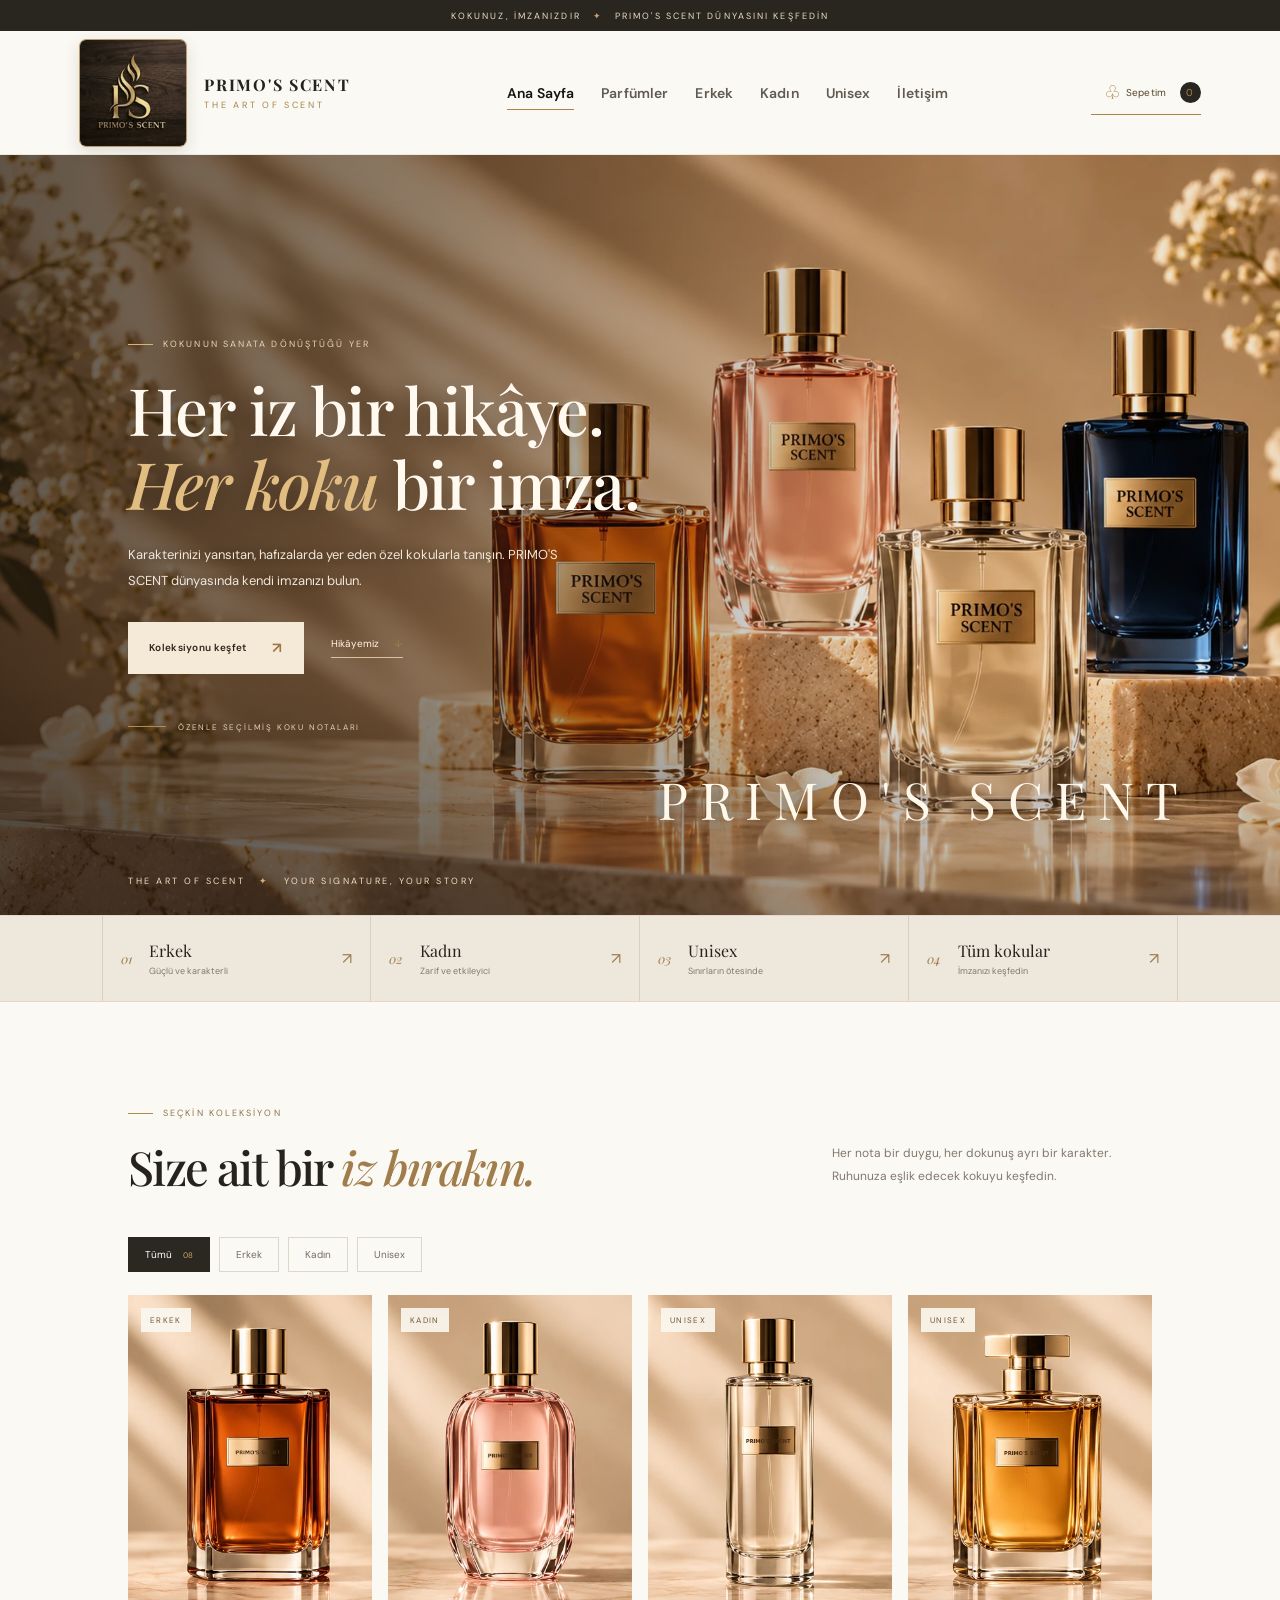
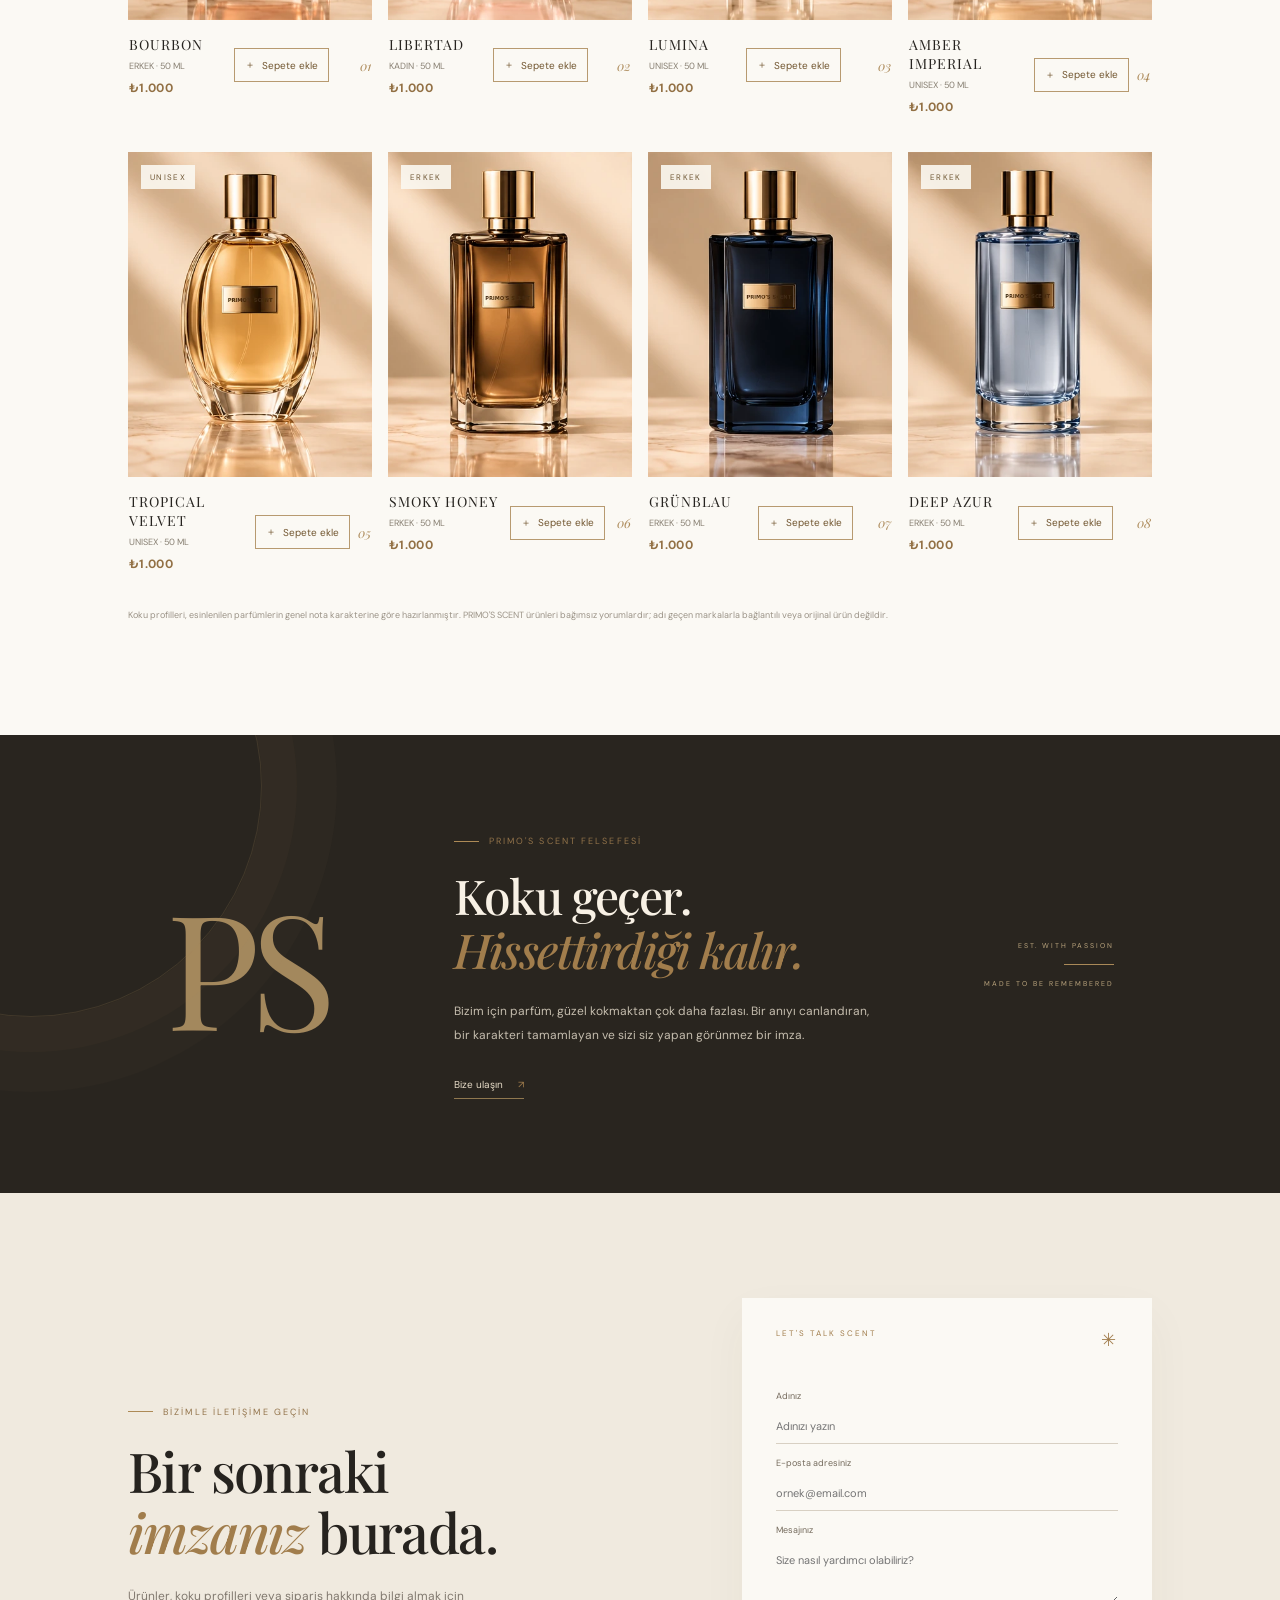
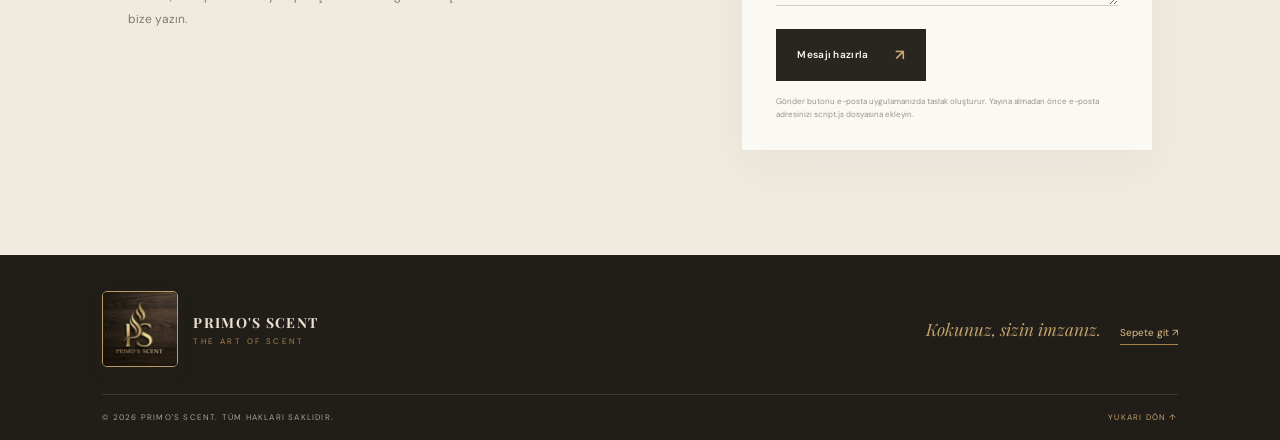
<file: primos-scent-site/index.html>
<!doctype html>
<html lang="tr">
<head>
  <meta charset="utf-8"><meta name="viewport" content="width=device-width, initial-scale=1">
  <meta name="theme-color" content="#f6f1e8">
  <meta name="description" content="PRIMO'S SCENT — karakterinizi tamamlayan seçkin koku koleksiyonu.">
  <title>PRIMO'S SCENT | Kokunun imzası</title>
  <link rel="preconnect" href="https://fonts.googleapis.com"><link rel="preconnect" href="https://fonts.gstatic.com" crossorigin>
  <link href="https://fonts.googleapis.com/css2?family=DM+Sans:wght@400;500;600;700&family=Playfair+Display:wght@500;600;700&display=swap" rel="stylesheet">
  <link rel="stylesheet" href="styles.css">
</head>
<body>
  <div class="announcement">KOKUNUZ, İMZANIZDIR <span>✦</span> PRIMO'S SCENT DÜNYASINI KEŞFEDİN</div>
  <header class="site-header" id="top">
    <a class="brand" href="#top" aria-label="Primo's Scent ana sayfa"><img src="assets/primos-logo.jpg" alt="PRIMO'S SCENT logosu"><span><b>PRIMO'S SCENT</b><small>THE ART OF SCENT</small></span></a>
    <button class="menu-toggle" aria-label="Menüyü aç" aria-expanded="false"><i></i><i></i></button>
    <nav class="main-nav" aria-label="Ana menü">
      <a class="active" href="#top">Ana Sayfa</a><a href="#collection">Parfümler</a><a href="#collection" data-filter-link="erkek">Erkek</a><a href="#collection" data-filter-link="kadin">Kadın</a><a href="#collection" data-filter-link="unisex">Unisex</a><a href="#contact">İletişim</a>
    </nav>
    <a class="header-cta" href="shop.html"><span class="cart-symbol">♧</span> Sepetim <span class="cart-count">0</span></a>
  </header>

  <main>
    <section class="hero hero-wide">
      <div class="hero-banner-image" aria-hidden="true"></div>
      <div class="hero-copy reveal">
        <p class="eyebrow"><span></span> KOKUNUN SANATA DÖNÜŞTÜĞÜ YER</p>
        <h1>Her iz bir hikâye.<br><em>Her koku</em> bir imza.</h1>
        <p class="hero-text">Karakterinizi yansıtan, hafızalarda yer eden özel kokularla tanışın. PRIMO'S SCENT dünyasında kendi imzanızı bulun.</p>
        <div class="hero-actions"><a class="button button-dark" href="#collection">Koleksiyonu keşfet <span>↗</span></a><a class="text-link" href="#story">Hikâyemiz <span>↓</span></a></div>
        <div class="hero-footnote"><span class="gold-line"></span><span>ÖZENLE SEÇİLMİŞ KOKU NOTALARI</span></div>
      </div>
      <div class="hero-brand-name">PRIMO'S SCENT</div>
      <div class="hero-caption">THE ART OF SCENT <span>✦</span> YOUR SIGNATURE, YOUR STORY</div>
    </section>
    <section class="category-strip" aria-label="Parfüm kategorileri">
      <a href="#collection" data-filter-link="erkek"><span class="cat-number">01</span><span><b>Erkek</b><small>Güçlü ve karakterli</small></span><i>↗</i></a>
      <a href="#collection" data-filter-link="kadin"><span class="cat-number">02</span><span><b>Kadın</b><small>Zarif ve etkileyici</small></span><i>↗</i></a>
      <a href="#collection" data-filter-link="unisex"><span class="cat-number">03</span><span><b>Unisex</b><small>Sınırların ötesinde</small></span><i>↗</i></a>
      <a href="#collection" data-filter-link="all"><span class="cat-number">04</span><span><b>Tüm kokular</b><small>İmzanızı keşfedin</small></span><i>↗</i></a>
    </section>

    <section class="collection section-pad" id="collection">
      <div class="section-heading reveal"><div><p class="eyebrow"><span></span> SEÇKİN KOLEKSİYON</p><h2>Size ait bir <em>iz bırakın.</em></h2></div><p>Her nota bir duygu, her dokunuş ayrı bir karakter. Ruhunuza eşlik edecek kokuyu keşfedin.</p></div>
      <div class="filter-row" role="group" aria-label="Parfümleri filtrele"><button class="filter active" data-filter="all">Tümü <span>08</span></button><button class="filter" data-filter="erkek">Erkek</button><button class="filter" data-filter="kadin">Kadın</button><button class="filter" data-filter="unisex">Unisex</button></div>
<div class="product-grid"><article class="product-card reveal" data-category="erkek" data-id="bourbon" data-name="BOURBON" data-price="1000" data-image="assets/bourbon.webp">
      <div class="product-image"><img src="assets/bourbon.webp" alt="BOURBON PRIMO'S SCENT parfüm şişesi"><span class="product-tag">ERKEK</span>
      <div class="hover-info"><span class="info-kicker">KOKU PROFİLİ · ESİNLENİLEN KOKU KARAKTERİ</span><h3>BOURBON</h3><p>Parfums de Marly Althaïr karakterinden ilham alan; kremsi vanilya, sıcak baharat ve praline dokusuyla tatlı-odunsu bir koku.</p><p><b>Üst notalar:</b> Bergamot, mandalina, elemi</p><p><b>Kalp notaları:</b> Portakal çiçeği, tarçın, kakule</p><p><b>Dip notalar:</b> Bourbon vanilya, guaiac ağacı, praline</p></div></div>
      <div class="product-meta"><div><h3>BOURBON</h3><p>ERKEK · 50 ML</p><strong>₺1.000</strong></div><button class="add-cart" type="button" aria-label="BOURBON sepete ekle" title="Sepete ekle">＋ <span>Sepete ekle</span></button><span class="product-index">01</span></div></article><article class="product-card reveal" data-category="kadin" data-id="libertad" data-name="LIBERTAD" data-price="1000" data-image="assets/libertad.webp">
      <div class="product-image"><img src="assets/libertad.webp" alt="LIBERTAD PRIMO'S SCENT parfüm şişesi"><span class="product-tag">KADIN</span>
      <div class="hover-info"><span class="info-kicker">KOKU PROFİLİ · ESİNLENİLEN KOKU KARAKTERİ</span><h3>LIBERTAD</h3><p>Libre çizgisinden ilham alan; aromatik lavanta ile parlak portakal çiçeğini vanilyalı, feminen ve güçlü bir dengede buluşturan çiçeksi koku.</p><p><b>Üst notalar:</b> Mandalina, bergamot, lavanta</p><p><b>Kalp notaları:</b> Portakal çiçeği, yasemin, lavanta</p><p><b>Dip notalar:</b> Vanilya, misk, sedir ağacı</p></div></div>
      <div class="product-meta"><div><h3>LIBERTAD</h3><p>KADIN · 50 ML</p><strong>₺1.000</strong></div><button class="add-cart" type="button" aria-label="LIBERTAD sepete ekle" title="Sepete ekle">＋ <span>Sepete ekle</span></button><span class="product-index">02</span></div></article><article class="product-card reveal" data-category="unisex" data-id="lumina" data-name="LUMINA" data-price="1000" data-image="assets/lumina.webp">
      <div class="product-image"><img src="assets/lumina.webp" alt="LUMINA PRIMO'S SCENT parfüm şişesi"><span class="product-tag">UNISEX</span>
      <div class="hover-info"><span class="info-kicker">KOKU PROFİLİ · ESİNLENİLEN KOKU KARAKTERİ</span><h3>LUMINA</h3><p>Imagination karakterinden ilham alan; narenciye ferahlığını zencefil ve siyah çayın aromatik dokusuyla birleştiren temiz, modern ve amberimsi koku.</p><p><b>Üst notalar:</b> Bergamot, turunçgiller, zencefil</p><p><b>Kalp notaları:</b> Neroli, siyah çay, aromatik baharatlar</p><p><b>Dip notalar:</b> Ambrox, amber, odunsu notalar</p></div></div>
      <div class="product-meta"><div><h3>LUMINA</h3><p>UNISEX · 50 ML</p><strong>₺1.000</strong></div><button class="add-cart" type="button" aria-label="LUMINA sepete ekle" title="Sepete ekle">＋ <span>Sepete ekle</span></button><span class="product-index">03</span></div></article><article class="product-card reveal" data-category="unisex" data-id="amber-imperial" data-name="AMBER IMPERIAL" data-price="1000" data-image="assets/amber-imperial.webp">
      <div class="product-image"><img src="assets/amber-imperial.webp" alt="AMBER IMPERIAL PRIMO'S SCENT parfüm şişesi"><span class="product-tag">UNISEX</span>
      <div class="hover-info"><span class="info-kicker">KOKU PROFİLİ · ESİNLENİLEN KOKU KARAKTERİ</span><h3>AMBER IMPERIAL</h3><p>Grand Soir çizgisinden ilham alan; reçinemsi amber, sıcak baharat ve vanilya-benzoin yumuşaklığıyla yoğun, sıcak ve zarif bir amber-odunsu koku.</p><p><b>Üst notalar:</b> Labdanum, lavandin, tarçın yaprağı</p><p><b>Kalp notaları:</b> Sıcak amber akoru, aromatik baharatlar</p><p><b>Dip notalar:</b> Vanilya, benzoin, reçinemsi odunsu notalar</p></div></div>
      <div class="product-meta"><div><h3>AMBER IMPERIAL</h3><p>UNISEX · 50 ML</p><strong>₺1.000</strong></div><button class="add-cart" type="button" aria-label="AMBER IMPERIAL sepete ekle" title="Sepete ekle">＋ <span>Sepete ekle</span></button><span class="product-index">04</span></div></article><article class="product-card reveal" data-category="unisex" data-id="tropical-velvet" data-name="TROPICAL VELVET" data-price="1000" data-image="assets/tropical-velvet.webp">
      <div class="product-image"><img src="assets/tropical-velvet.webp" alt="TROPICAL VELVET PRIMO'S SCENT parfüm şişesi"><span class="product-tag">UNISEX</span>
      <div class="hover-info"><span class="info-kicker">KOKU PROFİLİ · ESİNLENİLEN KOKU KARAKTERİ</span><h3>TROPICAL VELVET</h3><p>Kirke karakterinden ilham alan; tropikal meyveler, yumuşak çiçeksi nüanslar ve kremsi miskli-odunsu dip notalarla canlı, meyvemsi bir koku.</p><p><b>Üst notalar:</b> Tutku meyvesi, şeftali, armut, ahududu, frenk üzümü</p><p><b>Kalp notaları:</b> Müge (inci çiçeği), meyvemsi nüanslar</p><p><b>Dip notalar:</b> Heliotrop, sandal ağacı, vanilya, paçuli, misk</p></div></div>
      <div class="product-meta"><div><h3>TROPICAL VELVET</h3><p>UNISEX · 50 ML</p><strong>₺1.000</strong></div><button class="add-cart" type="button" aria-label="TROPICAL VELVET sepete ekle" title="Sepete ekle">＋ <span>Sepete ekle</span></button><span class="product-index">05</span></div></article><article class="product-card reveal" data-category="erkek" data-id="smoky-honey" data-name="SMOKY HONEY" data-price="1000" data-image="assets/smoky-honey.webp">
      <div class="product-image"><img src="assets/smoky-honey.webp" alt="SMOKY HONEY PRIMO'S SCENT parfüm şişesi"><span class="product-tag">ERKEK</span>
      <div class="hover-info"><span class="info-kicker">KOKU PROFİLİ · ESİNLENİLEN KOKU KARAKTERİ</span><h3>SMOKY HONEY</h3><p>Naxos çizgisinden ilham alan; ferah narenciye ve lavantayı balın tatlılığı, tütün ve vanilyanın sıcaklığıyla buluşturan aromatik-gurme koku.</p><p><b>Üst notalar:</b> Limon, bergamot, lavanta</p><p><b>Kalp notaları:</b> Bal, tarçın, yasemin</p><p><b>Dip notalar:</b> Tütün yaprağı, vanilya, tonka fasulyesi</p></div></div>
      <div class="product-meta"><div><h3>SMOKY HONEY</h3><p>ERKEK · 50 ML</p><strong>₺1.000</strong></div><button class="add-cart" type="button" aria-label="SMOKY HONEY sepete ekle" title="Sepete ekle">＋ <span>Sepete ekle</span></button><span class="product-index">06</span></div></article><article class="product-card reveal" data-category="erkek" data-id="grunblau" data-name="GRÜNBLAU" data-price="1000" data-image="assets/grunblau.webp">
      <div class="product-image"><img src="assets/grunblau.webp" alt="GRÜNBLAU PRIMO'S SCENT parfüm şişesi"><span class="product-tag">ERKEK</span>
      <div class="hover-info"><span class="info-kicker">KOKU PROFİLİ · ESİNLENİLEN KOKU KARAKTERİ</span><h3>GRÜNBLAU</h3><p>Bleu de Chanel karakterinden ilham alan; turunçgil ferahlığı, aromatik-odunsu kalp ve amberimsi miskli derinlikle rafine, maskülen koku.</p><p><b>Üst notalar:</b> Narenciye akoru, greyfurt, nane</p><p><b>Kalp notaları:</b> Sedir ağacı, aromatik bitkiler, tütsü nüansı</p><p><b>Dip notalar:</b> Sandal ağacı, tonka fasulyesi, vanilya, misk</p></div></div>
      <div class="product-meta"><div><h3>GRÜNBLAU</h3><p>ERKEK · 50 ML</p><strong>₺1.000</strong></div><button class="add-cart" type="button" aria-label="GRÜNBLAU sepete ekle" title="Sepete ekle">＋ <span>Sepete ekle</span></button><span class="product-index">07</span></div></article><article class="product-card reveal" data-category="erkek" data-id="deep-azur" data-name="DEEP AZUR" data-price="1000" data-image="assets/deep-azur.webp">
      <div class="product-image"><img src="assets/deep-azur.webp" alt="DEEP AZUR PRIMO'S SCENT parfüm şişesi"><span class="product-tag">ERKEK</span>
      <div class="hover-info"><span class="info-kicker">KOKU PROFİLİ · ESİNLENİLEN KOKU KARAKTERİ</span><h3>DEEP AZUR</h3><p>Y Eau de Parfum çizgisinden ilham alan; canlı aromatik adaçayı ve sardunyayı duyusal odunlar ve tonka ile dengeleyen ferah, modern koku.</p><p><b>Üst notalar:</b> Elma, zencefil, bergamot</p><p><b>Kalp notaları:</b> Adaçayı, sardunya, aromatik notalar</p><p><b>Dip notalar:</b> Tonka fasulyesi, amberimsi odunlar, sedir</p></div></div>
      <div class="product-meta"><div><h3>DEEP AZUR</h3><p>ERKEK · 50 ML</p><strong>₺1.000</strong></div><button class="add-cart" type="button" aria-label="DEEP AZUR sepete ekle" title="Sepete ekle">＋ <span>Sepete ekle</span></button><span class="product-index">08</span></div></article></div>
      <p class="catalog-note">Koku profilleri, esinlenilen parfümlerin genel nota karakterine göre hazırlanmıştır. PRIMO'S SCENT ürünleri bağımsız yorumlardır; adı geçen markalarla bağlantılı veya orijinal ürün değildir.</p>
    </section>

    <section class="story" id="story"><div class="story-mark">PS</div><div class="story-content reveal"><p class="eyebrow"><span></span> PRIMO'S SCENT FELSEFESİ</p><h2>Koku geçer.<br><em>Hissettirdiği kalır.</em></h2><p>Bizim için parfüm, güzel kokmaktan çok daha fazlası. Bir anıyı canlandıran, bir karakteri tamamlayan ve sizi siz yapan görünmez bir imza.</p><a class="text-link" href="#contact">Bize ulaşın <span>↗</span></a></div><div class="story-aside"><span>EST. WITH PASSION</span><span class="story-rule"></span><span>MADE TO BE REMEMBERED</span></div></section>

    <section class="contact section-pad" id="contact"><div class="contact-intro reveal"><p class="eyebrow"><span></span> BİZİMLE İLETİŞİME GEÇİN</p><h2>Bir sonraki<br><em>imzanız</em> burada.</h2><p>Ürünler, koku profilleri veya sipariş hakkında bilgi almak için bize yazın.</p></div><div class="contact-panel reveal"><div class="contact-top"><span>LET'S TALK SCENT</span><span>✳</span></div><form id="contact-form"><label for="name">Adınız</label><input id="name" name="name" placeholder="Adınızı yazın" required><label for="email">E-posta adresiniz</label><input id="email" name="email" type="email" placeholder="ornek@email.com" required><label for="message">Mesajınız</label><textarea id="message" name="message" rows="3" placeholder="Size nasıl yardımcı olabiliriz?" required></textarea><button class="button button-dark" type="submit">Mesajı hazırla <span>↗</span></button><small>Gönder butonu e-posta uygulamanızda taslak oluşturur. Yayına almadan önce e-posta adresinizi script.js dosyasına ekleyin.</small></form></div></section>
  </main>
  <footer class="footer"><a class="brand footer-brand" href="#top"><img src="assets/primos-logo.jpg" alt="PRIMO'S SCENT"><span><b>PRIMO'S SCENT</b><small>THE ART OF SCENT</small></span></a><p>Kokunuz, sizin imzanız. <a href="shop.html">Sepete git ↗</a></p><div class="footer-bottom"><span>© <span id="year"></span> PRIMO'S SCENT. TÜM HAKLARI SAKLIDIR.</span><a href="#top">YUKARI DÖN ↑</a></div></footer>
  <script src="script.js"></script>
</body></html>
</file>
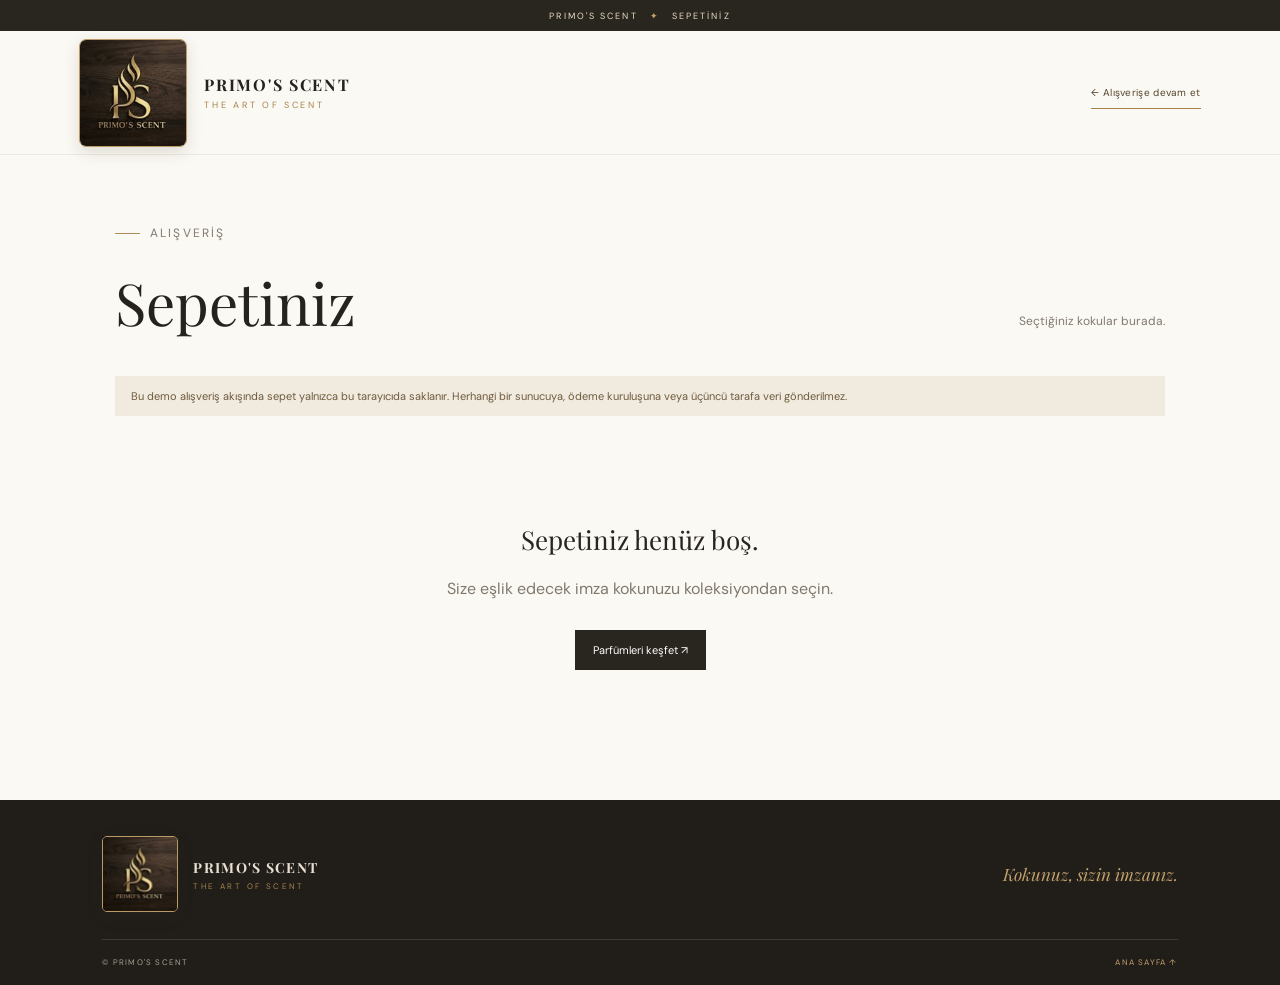
<file: primos-scent-site/shop.html>
<!doctype html>
<html lang="tr"><head><meta charset="utf-8"><meta name="viewport" content="width=device-width, initial-scale=1"><meta name="theme-color" content="#f6f1e8"><title>Sepetim | PRIMO'S SCENT</title><link rel="preconnect" href="https://fonts.googleapis.com"><link href="https://fonts.googleapis.com/css2?family=DM+Sans:wght@400;500;600;700&family=Playfair+Display:wght@500;600;700&display=swap" rel="stylesheet"><link rel="stylesheet" href="styles.css"><style>
.shop-page{min-height:70vh;padding:70px 9%;background:#fbf9f4}.shop-head{display:flex;justify-content:space-between;align-items:end;gap:25px;margin-bottom:35px}.shop-head h1{font:clamp(38px,5vw,58px) 'Playfair Display',serif;margin:0}.shop-head p{color:#81796f;font-size:12px}.shop-layout{display:grid;grid-template-columns:1.5fr .8fr;gap:30px}.cart-list,.summary{background:white;border:1px solid #e5ded2;padding:24px}.cart-item{display:grid;grid-template-columns:100px 1fr auto;gap:18px;align-items:center;padding:17px 0;border-bottom:1px solid #eee8df}.cart-item img{width:100px;height:110px;object-fit:cover}.cart-item h3{font:18px 'Playfair Display',serif;margin:0 0 7px}.cart-item p{font-size:10px;color:#887f73;margin:0 0 12px}.qty{display:flex;align-items:center;gap:12px}.qty button,.remove{border:1px solid #d8cbb7;background:#fff;padding:5px 10px;cursor:pointer;color:#6d5330}.remove{border:0;text-decoration:underline;font-size:10px}.item-price{font-size:13px;font-weight:700;white-space:nowrap}.summary h2{font:23px 'Playfair Display',serif;margin:0 0 22px}.sum-row{display:flex;justify-content:space-between;font-size:12px;padding:10px 0;color:#6f675d}.sum-total{border-top:1px solid #ded6c9;margin-top:12px;padding-top:18px;font-weight:700;color:#29251f}.checkout-form{margin-top:20px}.checkout-form input{width:100%;margin-bottom:12px}.checkout-form button{width:100%}.privacy-note{font-size:10px;line-height:1.7;color:#8b8378;margin-top:14px}.empty{text-align:center;padding:60px 15px;color:#82796e}.empty h2{font:26px 'Playfair Display',serif;color:#29251f}.continue{display:inline-block;margin-top:15px;padding:13px 18px;background:#29251f;color:white;font-size:11px}.shop-notice{background:#f0eadf;padding:13px 16px;font-size:11px;color:#6f5b3d;margin-bottom:24px}@media(max-width:760px){.shop-page{padding:45px 6%}.shop-layout{grid-template-columns:1fr}.shop-head{display:block}.cart-item{grid-template-columns:76px 1fr auto;gap:11px}.cart-item img{width:76px;height:90px}.cart-item h3{font-size:15px}.item-price{font-size:11px}}

.site-header{height:124px !important}.site-header .brand{gap:17px;min-width:285px}.site-header .brand img{width:108px !important;height:108px !important;object-fit:cover;border-radius:7px}.site-header .brand b{font-size:16px;letter-spacing:1.7px}.site-header .brand small{font-size:9px;letter-spacing:2.7px}
@media(max-width:700px){.site-header{height:94px !important;padding:5px 4%}.site-header .brand{gap:10px}.site-header .brand img{width:78px !important;height:78px !important}.site-header .brand b{font-size:12px}.site-header .brand small{font-size:7px;letter-spacing:1.7px}}
</style></head><body><div class="announcement">PRIMO'S SCENT <span>✦</span> SEPETİNİZ</div><header class="site-header"><a class="brand" href="index.html"><img src="assets/primos-logo.jpg" alt="PRIMO'S SCENT logosu"><span><b>PRIMO'S SCENT</b><small>THE ART OF SCENT</small></span></a><a class="header-cta" href="index.html#collection">← Alışverişe devam et</a></header><main class="shop-page"><div class="shop-head"><div><p class="eyebrow"><span></span> ALIŞVERİŞ</p><h1>Sepetiniz</h1></div><p>Seçtiğiniz kokular burada.</p></div><div class="shop-notice">Bu demo alışveriş akışında sepet yalnızca bu tarayıcıda saklanır. Herhangi bir sunucuya, ödeme kuruluşuna veya üçüncü tarafa veri gönderilmez.</div><div id="cart-root"></div></main><footer class="footer"><a class="brand footer-brand" href="index.html"><img src="assets/primos-logo.jpg" alt="PRIMO'S SCENT"><span><b>PRIMO'S SCENT</b><small>THE ART OF SCENT</small></span></a><p>Kokunuz, sizin imzanız.</p><div class="footer-bottom"><span>© PRIMO'S SCENT</span><a href="index.html">ANA SAYFA ↑</a></div></footer><script src="shop.js"></script></body></html>
</file>
<file: primos-scent-site/styles.css>
:root{--cream:#f6f2e9;--paper:#fbf9f4;--ink:#26231f;--muted:#777168;--gold:#a7834b;--line:#ded7ca;--serif:'Playfair Display',Georgia,serif;--sans:'DM Sans',Arial,sans-serif}*{box-sizing:border-box}html{scroll-behavior:smooth;scroll-padding-top:90px}body{margin:0;background:var(--cream);color:var(--ink);font-family:var(--sans);-webkit-font-smoothing:antialiased}a{color:inherit;text-decoration:none}.announcement{height:31px;background:#29251f;color:#e9ddc7;display:flex;align-items:center;justify-content:center;gap:12px;font-size:9px;letter-spacing:2.1px}.announcement span{color:#c7a36a}.site-header{height:88px;padding:0 6.2%;display:flex;align-items:center;justify-content:space-between;background:rgba(251,249,244,.94);border-bottom:1px solid rgba(80,65,45,.09);position:sticky;top:0;z-index:20;backdrop-filter:blur(14px)}.brand{display:flex;align-items:center;gap:11px;min-width:205px}.brand img{width:49px;height:49px;object-fit:cover;border-radius:50%;border:1px solid #b99a68}.brand span{display:flex;flex-direction:column;gap:4px}.brand b{font-family:var(--serif);font-size:14px;letter-spacing:1.3px}.brand small{font-size:8px;letter-spacing:2.4px;color:var(--gold)}.main-nav{display:flex;align-items:center;gap:clamp(15px,2.4vw,34px)}.main-nav a{font-size:11px;color:#5f5a52;position:relative;transition:color .25s}.main-nav a:after{content:'';height:1px;background:var(--gold);position:absolute;bottom:-8px;left:0;width:0;transition:width .3s}.main-nav a:hover,.main-nav a.active{color:#171512}.main-nav a:hover:after,.main-nav a.active:after{width:100%}.header-cta{font-size:10px;letter-spacing:.3px;border-bottom:1px solid var(--gold);padding:9px 0;color:#55432c}.header-cta span{margin-left:13px;color:var(--gold)}.menu-toggle{display:none}.hero{min-height:590px;padding:76px 10% 65px 11%;display:grid;grid-template-columns:.93fr 1.07fr;gap:8%;align-items:center;position:relative;overflow:hidden;background:radial-gradient(ellipse at 77% 48%,#e9dfcd 0%,#f6f2e9 53%,#f6f2e9 100%)}.hero:before{content:'PRIMO';position:absolute;font:clamp(120px,20vw,290px)/1 var(--serif);color:rgba(164,135,91,.055);right:-5%;bottom:-9%;pointer-events:none}.eyebrow{font-size:9px;letter-spacing:2.1px;color:#92734a;display:flex;align-items:center;gap:10px;margin:0 0 22px}.eyebrow>span{width:25px;height:1px;background:#ad8a56}.hero h1,.section-heading h2,.story h2,.contact h2{font:clamp(42px,5.1vw,68px)/1.12 var(--serif);font-weight:500;letter-spacing:-1.6px;margin:0}.hero h1 em,.section-heading h2 em,.story h2 em,.contact h2 em{color:#a17d4c;font-weight:500}.hero-text{font-size:13px;line-height:2;color:#777168;max-width:390px;margin:23px 0 28px}.hero-actions{display:flex;align-items:center;gap:27px}.button{border:0;display:inline-flex;align-items:center;justify-content:center;gap:26px;padding:16px 21px;font:600 10px var(--sans);letter-spacing:.3px;cursor:pointer;transition:transform .25s,background .25s,box-shadow .25s}.button-dark{background:#29251f;color:#fffaf1}.button-dark:hover{background:#927044;transform:translateY(-3px);box-shadow:0 10px 24px #5c472626}.button span{font-size:15px;color:#c9a873}.text-link{font-size:10px;border-bottom:1px solid #b7a68e;padding-bottom:7px;color:#51483b}.text-link span{margin-left:12px;color:#a17d4c}.hero-footnote{display:flex;align-items:center;gap:12px;margin-top:63px;font-size:8px;letter-spacing:1.8px;color:#9b9284}.gold-line{height:1px;width:38px;background:#b08a54}.hero-visual{position:relative;z-index:1}.hero-image-wrap{height:410px;overflow:hidden;box-shadow:0 24px 50px #51432b1c;position:relative}.hero-image-wrap:after{content:'';position:absolute;inset:0;border:1px solid #fff8}.hero-image-wrap img{width:100%;height:100%;object-fit:cover;transition:transform 1s}.hero-image-wrap:hover img{transform:scale(1.035)}.hero-stamp{position:absolute;left:-42px;top:45px;width:94px;height:94px;background:#29251f;color:#e7d6b5;border:1px solid #b89560;border-radius:50%;display:flex;align-items:center;justify-content:center;gap:7px;box-shadow:0 8px 22px #0002}.hero-stamp>span{font:30px var(--serif);color:#d1b17c}.hero-stamp small{font-size:6px;letter-spacing:1px;line-height:1.5}.image-caption{display:flex;justify-content:space-between;font-size:8px;letter-spacing:1.6px;color:#8a8071;padding-top:13px}.hero-side-note{position:absolute;right:3%;top:44%;writing-mode:vertical-rl;font-size:8px;letter-spacing:3px;color:#b0a28d}.category-strip{display:grid;grid-template-columns:repeat(4,1fr);padding:0 8%;background:#ede7dc;border-top:1px solid #e2d9cb;border-bottom:1px solid #e2d9cb}.category-strip>a{display:flex;align-items:center;gap:17px;padding:24px 18px;border-right:1px solid #d9d0c2;transition:background .25s}.category-strip>a:first-child{border-left:1px solid #d9d0c2}.category-strip>a:hover{background:#e5dccd}.cat-number{font:italic 13px var(--serif);color:#a17d4c}.category-strip b,.category-strip small{display:block}.category-strip b{font:16px var(--serif);margin-bottom:4px}.category-strip small{font-size:9px;color:#81796e}.category-strip i{font-style:normal;margin-left:auto;color:#9e7d50}.section-pad{padding:105px 10%}.collection{background:var(--paper)}.section-heading{display:flex;justify-content:space-between;align-items:end;gap:40px}.section-heading h2{font-size:47px}.section-heading>p{font-size:12px;line-height:1.9;color:#81796f;max-width:320px;margin:0 0 6px}.filter-row{display:flex;gap:9px;margin:43px 0 23px}.filter{border:1px solid #ded6c9;background:transparent;padding:10px 16px;font:10px var(--sans);color:#756d62;cursor:pointer;transition:all .25s}.filter:hover,.filter.active{background:#2b2721;color:#fff;border-color:#2b2721}.filter span{font-size:8px;color:#c7a36a;margin-left:8px}.product-grid{display:grid;grid-template-columns:repeat(4,minmax(0,1fr));gap:18px}.product-card{min-width:0;transition:opacity .3s,transform .3s}.product-card.is-hidden{display:none}.product-image{height:330px;position:relative;overflow:hidden;background:#e9e0d2}.product-image>img{width:100%;height:100%;object-fit:cover;display:block;transition:transform .65s cubic-bezier(.2,.7,.2,1),filter .5s}.product-card:hover .product-image>img{transform:scale(1.09);filter:brightness(.72)}.product-tag{position:absolute;top:13px;left:13px;padding:7px 9px;background:#fbf8f0e8;color:#6f5735;font-size:8px;letter-spacing:1.3px}.hover-info{position:absolute;left:0;right:0;bottom:0;padding:24px 20px 20px;color:white;transform:translateY(105%);opacity:0;background:linear-gradient(transparent,#1c1916f2 22%);transition:transform .4s ease,opacity .35s}.product-card:hover .hover-info,.product-card:focus-within .hover-info{transform:translateY(0);opacity:1}.info-kicker{font-size:7px;letter-spacing:2px;color:#d6b987}.hover-info h3{font:20px var(--serif);margin:10px 0 8px}.hover-info p{font-size:10px;line-height:1.7;color:#e3ded5;margin:0 0 14px}.hover-info a{font-size:9px;border-bottom:1px solid #bda071;padding-bottom:5px}.hover-info a b{margin-left:10px;color:#d8b77f}.product-meta{display:flex;justify-content:space-between;align-items:start;padding:15px 1px}.product-meta h3{font:14px var(--serif);letter-spacing:1px;margin:0 0 6px}.product-meta p{font-size:9px;color:#898174;margin:0}.product-index{font:italic 13px var(--serif);color:#ad8b5b}.catalog-note{font-size:9px;color:#9b9387;margin-top:22px}.story{background:#29251f;color:#f8f1e5;padding:100px 13%;display:grid;grid-template-columns:.7fr 1.3fr .5fr;align-items:center;gap:50px;position:relative;overflow:hidden}.story:after{content:'';position:absolute;width:460px;height:460px;border:1px solid #a88a5b30;border-radius:50%;left:-200px;top:-180px;box-shadow:0 0 0 35px #a88a5b0a,0 0 0 75px #a88a5b08}.story-mark{font:clamp(90px,13vw,160px) var(--serif);color:#c2a16d;opacity:.8;letter-spacing:-10px}.story h2{font-size:48px}.story-content>p:not(.eyebrow){font-size:12px;line-height:2;color:#c5bdae;max-width:430px;margin:22px 0 25px}.story .text-link{color:#e8ddc9;border-color:#90784f}.story-aside{display:flex;flex-direction:column;gap:14px;align-items:flex-end;font-size:7px;letter-spacing:2px;color:#bba57e;white-space:nowrap}.story-rule{width:50px;height:1px;background:#a98958}.contact{display:grid;grid-template-columns:1fr .8fr;gap:10%;align-items:center;background:#f0eadf}.contact h2{font-size:55px}.contact-intro>p:last-child{font-size:12px;line-height:1.9;color:#81796f;max-width:340px;margin-top:22px}.contact-panel{background:#fbf9f4;padding:30px 34px;box-shadow:0 18px 45px #51432b0b}.contact-top{display:flex;justify-content:space-between;color:#a17d4c;font-size:8px;letter-spacing:2px;margin-bottom:25px}.contact-top span:last-child{font-size:18px}form{display:flex;flex-direction:column}form label{font-size:9px;color:#756b5d;margin:13px 0 7px}form input,form textarea{border:0;border-bottom:1px solid #d8d0c3;background:transparent;padding:10px 0;font:11px var(--sans);outline:none;resize:vertical;color:#29251f}form input:focus,form textarea:focus{border-color:#a17d4c}form .button{align-self:flex-start;margin-top:23px}form>small{font-size:8px;line-height:1.6;color:#9b9387;margin-top:14px}.footer{background:#211e1a;color:#e8dfd1;padding:36px 8% 18px;display:grid;grid-template-columns:1fr 1fr;align-items:center}.footer-brand img{width:44px;height:44px}.footer>p{text-align:right;font:italic 17px var(--serif);color:#c3a16c}.footer-bottom{grid-column:1/-1;border-top:1px solid #ffffff20;margin-top:27px;padding-top:17px;display:flex;justify-content:space-between;font-size:8px;letter-spacing:1.2px;color:#a9a092}.footer-bottom a{color:#c4a16b}.reveal{opacity:0;transform:translateY(22px);transition:opacity .7s ease,transform .7s ease}.reveal.visible{opacity:1;transform:translateY(0)}
@media(max-width:1050px){.site-header{padding:0 4%}.main-nav{gap:15px}.header-cta{display:none}.hero{padding-left:8%;padding-right:8%;gap:6%}.product-grid{grid-template-columns:repeat(2,1fr);gap:24px}.product-image{height:390px}.story{padding:85px 8%;grid-template-columns:.5fr 1.5fr}.story-aside{display:none}}
@media(max-width:700px){.announcement{font-size:7px;letter-spacing:1.4px}.site-header{height:72px;padding:0 5%}.brand{min-width:0}.brand img{width:42px;height:42px}.brand b{font-size:12px}.main-nav{display:none;position:absolute;top:72px;left:0;right:0;padding:22px 7% 28px;background:#fbf9f4;box-shadow:0 15px 25px #00000012;flex-direction:column;align-items:flex-start;gap:22px}.main-nav.open{display:flex}.main-nav a{font-size:13px}.menu-toggle{display:flex;flex-direction:column;gap:6px;border:0;background:none;padding:10px}.menu-toggle i{display:block;width:23px;height:1px;background:#29251f;transition:transform .25s}.menu-toggle[aria-expanded=true] i:first-child{transform:translateY(3.5px) rotate(45deg)}.menu-toggle[aria-expanded=true] i:last-child{transform:translateY(-3.5px) rotate(-45deg)}.hero{padding:58px 7% 52px;grid-template-columns:1fr;gap:35px}.hero h1{font-size:46px}.hero-text{font-size:12px}.hero-footnote{margin-top:37px}.hero-image-wrap{height:310px}.hero-stamp{width:75px;height:75px;left:-15px;top:20px}.hero-stamp>span{font-size:23px}.hero-side-note{display:none}.category-strip{grid-template-columns:repeat(2,1fr);padding:0 5%}.category-strip>a{padding:18px 10px;border-bottom:1px solid #d9d0c2}.category-strip>a:nth-child(3){border-left:1px solid #d9d0c2}.category-strip b{font-size:15px}.section-pad{padding:70px 6%}.section-heading{display:block}.section-heading h2{font-size:39px}.section-heading>p{margin-top:18px}.filter-row{gap:6px;overflow:auto;padding-bottom:4px}.filter{padding:9px 12px;white-space:nowrap}.product-grid{gap:20px 12px}.product-image{height:250px}.hover-info{padding:16px 13px}.hover-info h3{font-size:17px}.hover-info p{font-size:9px}.product-meta h3{font-size:12px}.product-meta p{font-size:8px}.story{padding:70px 8%;display:block}.story-mark{font-size:80px;margin-bottom:25px}.story h2{font-size:42px}.contact{grid-template-columns:1fr;gap:35px}.contact h2{font-size:47px}.contact-panel{padding:25px 22px}.footer{padding:30px 6% 17px}.footer>p{font-size:14px}.footer-bottom{font-size:7px;letter-spacing:.6px}}
@media(max-width:390px){.product-grid{grid-template-columns:1fr}.product-image{height:350px}.hero h1{font-size:41px}.category-strip>a{gap:10px}.cat-number{font-size:11px}}
@media(prefers-reduced-motion:reduce){*,*:before,*:after{scroll-behavior:auto!important;transition:none!important;animation:none!important}.reveal{opacity:1;transform:none}}

/* PRIMO'S SCENT — refined full-width campaign and shopping experience */
.brand{gap:15px;min-width:250px;transition:transform .35s ease,filter .35s ease}
.brand:hover{transform:translateY(-2px) scale(1.025);filter:drop-shadow(0 7px 10px #a7834b35)}
.brand img{width:76px;height:76px;border-radius:5px;object-fit:cover;border:1px solid #b99a68;box-shadow:0 5px 16px #33271925;transition:transform .4s ease,box-shadow .4s ease}
.brand:hover img{transform:rotate(-2deg) scale(1.06);box-shadow:0 9px 24px #a7834b55}
.site-header{height:104px}
.hero.hero-wide{min-height:650px;height:min(75vw,760px);max-height:790px;padding:70px 10%;display:flex;align-items:center;background:#33271d;isolation:isolate;overflow:hidden}
.hero-banner-image{position:absolute;inset:0;z-index:-2;background-image:linear-gradient(90deg,rgba(34,25,18,.72) 0%,rgba(34,25,18,.5) 34%,rgba(34,25,18,.08) 72%,rgba(34,25,18,.08) 100%),url('assets/hero-banner.webp');background-size:cover;background-position:center 55%;transition:transform 1.2s ease}
.hero-wide:hover .hero-banner-image{transform:scale(1.018)}
.hero-wide:before{content:'';position:absolute;inset:0;z-index:-1;background:linear-gradient(0deg,rgba(24,19,14,.32),transparent 30%);pointer-events:none}
.hero-wide .hero-copy{max-width:590px;position:relative;z-index:2}
.hero-wide .eyebrow{color:#e6d4b7}.hero-wide .eyebrow>span{background:#d3b47e}
.hero-wide h1{color:#fff9ef;text-shadow:0 2px 20px #0004}.hero-wide h1 em{color:#e1bd82}
.hero-wide .hero-text{color:#f0e7d9;max-width:470px;text-shadow:0 1px 10px #0005}
.hero-wide .text-link{color:#fff4e3;border-color:#d8c3a0}.hero-wide .hero-footnote{color:#e2d3bb;margin-top:48px}
.hero-brand-name{position:absolute;right:7%;bottom:82px;color:#fff8eb;font:clamp(25px,4vw,55px) var(--serif);letter-spacing:clamp(4px,1vw,12px);text-shadow:0 3px 18px #0008;white-space:nowrap}
.hero-caption{position:absolute;left:10%;right:10%;bottom:28px;display:flex;gap:14px;align-items:center;color:#f1dfc2;font-size:9px;letter-spacing:2.5px}.hero-caption span{color:#d5b27b}
.hero-wide .button-dark{background:#f5ead7;color:#2c241b}.hero-wide .button-dark span{color:#9c7541}.hero-wide .button-dark:hover{background:#d9bd8e}
.product-grid{grid-template-columns:repeat(4,minmax(0,1fr));gap:24px 18px}
.product-image{height:350px;isolation:isolate}
.product-image>img{object-fit:cover}
.product-card:hover{transform:translateY(-5px)}
.hover-info{z-index:2;padding:22px 17px 18px;background:linear-gradient(180deg,rgba(27,23,19,.0) 0%,rgba(27,23,19,.91) 20%,rgba(27,23,19,.97) 100%);transform:translateY(0);opacity:0;display:flex;flex-direction:column;justify-content:flex-end;min-height:80%;pointer-events:none}
.product-card:hover .hover-info,.product-card:focus-within .hover-info{opacity:1;pointer-events:auto}
.hover-info h3{font-size:19px;margin:7px 0 10px;color:#f4d6a4}
.hover-info p{font-size:10px;line-height:1.55;margin:4px 0;color:#f4eee5}
.hover-info p b{color:#dfbd86;font-weight:600}
.product-meta{align-items:center;min-height:88px}.product-meta strong{display:block;font-size:12px;color:#927044;margin-top:8px;letter-spacing:.3px}
.add-cart{display:inline-flex;align-items:center;gap:7px;border:1px solid #b79a70;background:transparent;color:#71552f;padding:9px 10px;font:10px var(--sans);cursor:pointer;transition:all .25s;white-space:nowrap}
.add-cart:hover{background:#29251f;color:#fff2dc;border-color:#29251f;transform:translateY(-2px)}.add-cart:first-letter{font-size:16px}
.cart-count{display:inline-flex;align-items:center;justify-content:center;width:21px;height:21px;margin-left:8px;border-radius:50%;background:#29251f;color:#fff;font-size:10px}
.header-cta{display:flex;align-items:center}.cart-symbol{font-size:19px;color:#a7834b;margin-right:4px}
.footer>p a{font:10px var(--sans);margin-left:15px;color:#e0bd83;border-bottom:1px solid #a7834b;padding-bottom:5px}
@media(max-width:1050px){.site-header{height:92px}.brand{min-width:0}.brand img{width:66px;height:66px}.hero.hero-wide{min-height:590px}.hero-brand-name{right:5%;bottom:75px}.product-grid{grid-template-columns:repeat(2,minmax(0,1fr))}.product-image{height:390px}}
@media(max-width:700px){.site-header{height:78px}.brand img{width:60px;height:60px}.brand b{font-size:12px}.main-nav{top:78px}.hero.hero-wide{height:690px;min-height:690px;padding:55px 7%;align-items:flex-start}.hero-banner-image{background-position:58% center;background-image:linear-gradient(90deg,rgba(34,25,18,.77),rgba(34,25,18,.45) 72%,rgba(34,25,18,.22)),url('assets/hero-banner.webp')}.hero-wide .hero-copy{padding-top:30px}.hero-wide h1{font-size:43px}.hero-wide .hero-text{font-size:12px;max-width:340px}.hero-brand-name{left:7%;right:auto;bottom:76px;font-size:27px;letter-spacing:4px}.hero-caption{left:7%;right:7%;bottom:25px;font-size:7px;letter-spacing:1.3px}.hero-wide .hero-footnote{margin-top:34px}.product-grid{grid-template-columns:repeat(2,minmax(0,1fr));gap:19px 12px}.product-image{height:310px}.hover-info{padding:15px 12px}.hover-info h3{font-size:16px}.hover-info p{font-size:9px}.product-meta{flex-wrap:wrap;gap:7px}.product-meta h3{font-size:11px}.add-cart{padding:8px;font-size:9px}.add-cart span{display:none}}
@media(max-width:390px){.product-grid{grid-template-columns:1fr}.product-image{height:390px}.hero-wide{height:650px!important;min-height:650px!important}.hero-brand-name{font-size:23px}}
/* Brand signature printed across the product still-life images */
.product-image:after{content:"PRIMO'S SCENT";position:absolute;z-index:1;left:50%;top:57%;transform:translate(-50%,-50%);padding:7px 10px;border:1px solid rgba(180,145,91,.75);background:rgba(248,242,230,.86);color:#4b3925;font:10px 'Playfair Display',Georgia,serif;letter-spacing:1.6px;white-space:nowrap;box-shadow:0 2px 10px #24180e22;pointer-events:none;transition:opacity .25s}
.product-card:hover .product-image:after{opacity:.0}

/* Final brand-size and bottle-mark refinements */
.site-header{height:124px !important;padding-top:8px;padding-bottom:8px}
.site-header .brand{gap:17px;min-width:285px}
.site-header .brand img{width:108px !important;height:108px !important;object-fit:cover;border-radius:7px}
.site-header .brand b{font-size:16px;letter-spacing:1.7px}
.site-header .brand small{font-size:9px;letter-spacing:2.7px}
.site-header .brand:hover img{transform:rotate(-2deg) scale(1.07)}
/* The brand is now printed onto each bottle photograph, not floated over the image. */
.product-image:after{content:none !important;display:none !important}
.product-image>img{transition:transform .65s cubic-bezier(.2,.7,.2,1),filter .5s}
@media(max-width:1050px){.site-header{height:116px !important}.site-header .brand img{width:96px !important;height:96px !important}}
@media(max-width:700px){.site-header{height:94px !important;padding:5px 4%}.site-header .brand{gap:10px}.site-header .brand img{width:78px !important;height:78px !important}.site-header .brand b{font-size:12px}.site-header .brand small{font-size:7px;letter-spacing:1.7px}.main-nav{top:94px !important}}
@media(max-width:390px){.site-header .brand img{width:70px !important;height:70px !important}.site-header .brand{gap:8px}}

/* Navigation typography refinement */
.main-nav{gap:clamp(16px,2.1vw,30px)}
.main-nav a{font-size:14px;font-weight:600;letter-spacing:.15px}
@media(max-width:1050px){.main-nav a{font-size:13px}}
@media(max-width:700px){.main-nav a{font-size:14px;padding:10px 0}}
.hover-info{padding:20px 16px 18px}
.hover-info p{font-size:10px;line-height:1.48;margin:3px 0}
.hover-info h3{font-size:18px}
@media(max-width:700px){.hover-info p{font-size:8.5px;line-height:1.4}.hover-info{padding:13px 10px}}

/* Product cards: fit the full bottle inside every screen without cropping. */
.product-grid{
  grid-template-columns:repeat(4,minmax(0,1fr));
  gap:22px 16px;
  width:100%;
}
.product-card{min-width:0;max-width:100%;}
.product-image{
  width:100%;
  height:auto !important;
  aspect-ratio:3 / 4;
  min-height:0;
  overflow:hidden;
  background:#eee8dc;
  display:flex;
  align-items:center;
  justify-content:center;
}
.product-image>img{
  display:block;
  width:100%;
  height:100%;
  object-fit:contain !important;
  object-position:center center;
}
.product-meta{min-width:0;gap:8px;}
.product-meta>div{min-width:0;}
.product-meta h3{overflow-wrap:anywhere;}
@media(max-width:1050px){
  .product-grid{grid-template-columns:repeat(2,minmax(0,1fr));gap:22px 16px;}
  .product-image{aspect-ratio:3 / 4;height:auto !important;}
}
@media(max-width:700px){
  .product-grid{grid-template-columns:repeat(2,minmax(0,1fr));gap:18px 10px;}
  .product-image{aspect-ratio:3 / 4;height:auto !important;}
  .product-meta{padding:12px 1px;}
  .product-meta h3{font-size:11px;}
  .product-meta p{font-size:8px;}
  .hover-info{padding:12px 10px;}
  .hover-info p{font-size:8px;line-height:1.55;}
}
@media(max-width:350px){
  .product-grid{grid-template-columns:1fr;}
  .product-image{aspect-ratio:4 / 5;}
}
</file>
